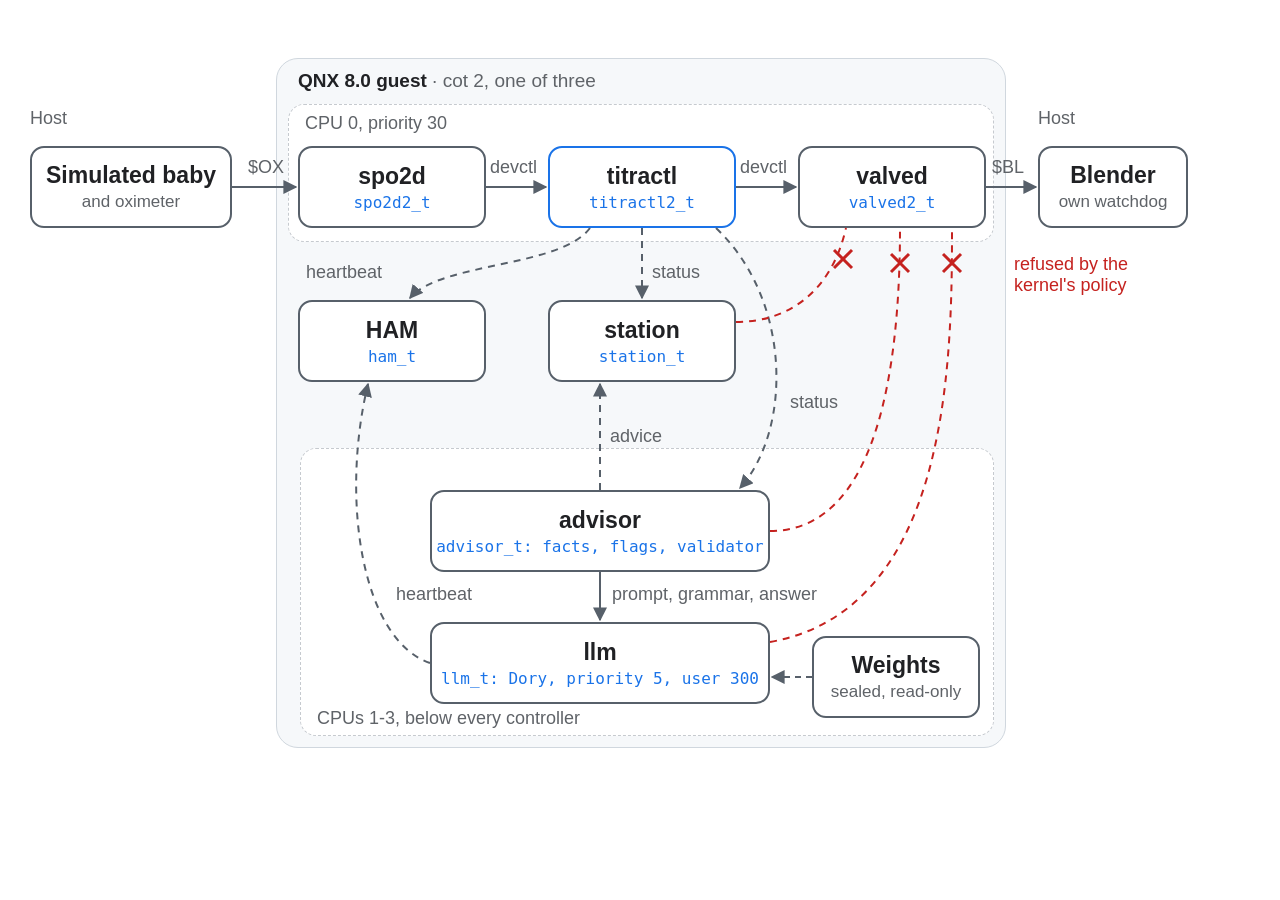
<file: docs/architecture.html>
<!doctype html>
<!-- Source of docs/architecture.png, the diagram in the README. Rebuild: python scripts/render_diagram.py -->
<html lang="en">
<head>
<meta charset="utf-8">
<title>Titra architecture</title>
<style>
  * { box-sizing: border-box; }
  body { margin: 0; width: 1200px; height: 800px; background: #fff; color: #202124; position: relative; overflow: hidden;
         font-family: Inter, Roboto, 'Segoe UI', Arial, sans-serif; }
  .guest { position: absolute; left: 276px; top: 58px; width: 730px; height: 690px; border-radius: 22px; background: #f6f8fa; border: 1px solid #d0d7de; }
  .zone { position: absolute; border-radius: 16px; background: #fff; border: 1px dashed #c6cacf; }
  .zone span, .tag { position: absolute; font-size: 18px; color: #5f6368; white-space: nowrap; }
  .zone span { left: 16px; top: 8px; }
  .node { position: absolute; height: 82px; border: 2px solid #57606a; border-radius: 14px; background: #fff; display: flex; flex-direction: column;
          align-items: center; justify-content: center; gap: 3px; }
  .node b { font-size: 23px; font-weight: 600; }
  .node i { font-style: normal; font-family: 'JetBrains Mono', 'DejaVu Sans Mono', Consolas, monospace; font-size: 16px; color: #1a73e8; }
  .node.host { background: #fff; }
  .node.host i { font-family: inherit; color: #5f6368; font-size: 17px; }
  .node.ctl { border-color: #1a73e8; }
  svg { position: absolute; left: 0; top: 0; }
  .red { color: #c5221f; }
  .title { position: absolute; left: 298px; top: 70px; font-size: 19px; font-weight: 600; white-space: nowrap; }
  .title span { font-weight: 400; color: #5f6368; }
</style>
</head>
<body>
  <div class="guest"></div>
  <div class="title">QNX 8.0 guest <span>· cot 2, one of three</span></div>
  <div class="zone" style="left:288px;top:104px;width:706px;height:138px"><span>CPU 0, priority 30</span></div>
  <div class="zone" style="left:300px;top:448px;width:694px;height:288px"><span style="top:auto;bottom:6px">CPUs 1-3, below every controller</span></div>

  <div class="tag" style="left:30px;top:108px">Host</div>
  <div class="tag" style="left:1038px;top:108px">Host</div>
  <div class="node host" style="left:30px;top:146px;width:202px"><b>Simulated baby</b><i>and oximeter</i></div>
  <div class="node" style="left:298px;top:146px;width:188px"><b>spo2d</b><i>spo2d2_t</i></div>
  <div class="node ctl" style="left:548px;top:146px;width:188px"><b>titractl</b><i>titractl2_t</i></div>
  <div class="node" style="left:798px;top:146px;width:188px"><b>valved</b><i>valved2_t</i></div>
  <div class="node host" style="left:1038px;top:146px;width:150px"><b>Blender</b><i>own watchdog</i></div>
  <div class="node" style="left:298px;top:300px;width:188px"><b>HAM</b><i>ham_t</i></div>
  <div class="node" style="left:548px;top:300px;width:188px"><b>station</b><i>station_t</i></div>
  <div class="node" style="left:430px;top:490px;width:340px"><b>advisor</b><i>advisor_t: facts, flags, validator</i></div>
  <div class="node" style="left:430px;top:622px;width:340px"><b>llm</b><i>llm_t: Dory, priority 5, user 300</i></div>
  <div class="node host" style="left:812px;top:636px;width:168px"><b>Weights</b><i>sealed, read-only</i></div>

  <svg width="1200" height="800">
    <defs>
      <marker id="a" viewBox="0 0 10 10" refX="9" refY="5" markerWidth="7" markerHeight="7" orient="auto"><path d="M0,0 L10,5 L0,10 z" fill="#57606a"/></marker>
    </defs>
    <g stroke="#57606a" stroke-width="2" fill="none" marker-end="url(#a)">
      <line x1="232" y1="187" x2="296" y2="187"/>
      <line x1="486" y1="187" x2="546" y2="187"/>
      <line x1="736" y1="187" x2="796" y2="187"/>
      <line x1="986" y1="187" x2="1036" y2="187"/>
      <line x1="600" y1="572" x2="600" y2="620"/>
      <line x1="812" y1="677" x2="772" y2="677" stroke-dasharray="6 5"/>
    </g>
    <g stroke="#57606a" stroke-width="2" fill="none" stroke-dasharray="7 6" marker-end="url(#a)">
      <line x1="642" y1="228" x2="642" y2="298"/>
      <path d="M590 228 C 560 268 440 262 410 298"/>
      <path d="M716 228 C 792 300 792 430 740 488"/>
      <line x1="600" y1="490" x2="600" y2="384"/>
      <path d="M430 663 C 362 640 340 500 368 384"/>
    </g>
    <g stroke="#c5221f" stroke-width="2" fill="none" stroke-dasharray="7 6">
      <path d="M736 322 C 790 322 832 290 846 228"/>
      <path d="M770 531 C 880 531 900 360 900 228"/>
      <path d="M770 642 C 950 610 952 360 952 228"/>
    </g>
    <g stroke="#c5221f" stroke-width="3">
      <line x1="834" y1="250" x2="852" y2="268"/><line x1="852" y1="250" x2="834" y2="268"/>
      <line x1="891" y1="254" x2="909" y2="272"/><line x1="909" y1="254" x2="891" y2="272"/>
      <line x1="943" y1="254" x2="961" y2="272"/><line x1="961" y1="254" x2="943" y2="272"/>
    </g>
  </svg>

  <div class="tag" style="left:248px;top:157px">$OX</div>
  <div class="tag" style="left:490px;top:157px">devctl</div>
  <div class="tag" style="left:740px;top:157px">devctl</div>
  <div class="tag" style="left:992px;top:157px">$BL</div>
  <div class="tag" style="left:306px;top:262px">heartbeat</div>
  <div class="tag" style="left:652px;top:262px">status</div>
  <div class="tag" style="left:790px;top:392px">status</div>
  <div class="tag" style="left:610px;top:426px">advice</div>
  <div class="tag" style="left:612px;top:584px">prompt, grammar, answer</div>
  <div class="tag" style="left:396px;top:584px">heartbeat</div>
  <div class="tag red" style="left:1014px;top:254px">refused by the<br>kernel's policy</div>
</body>
</html>
</file>
